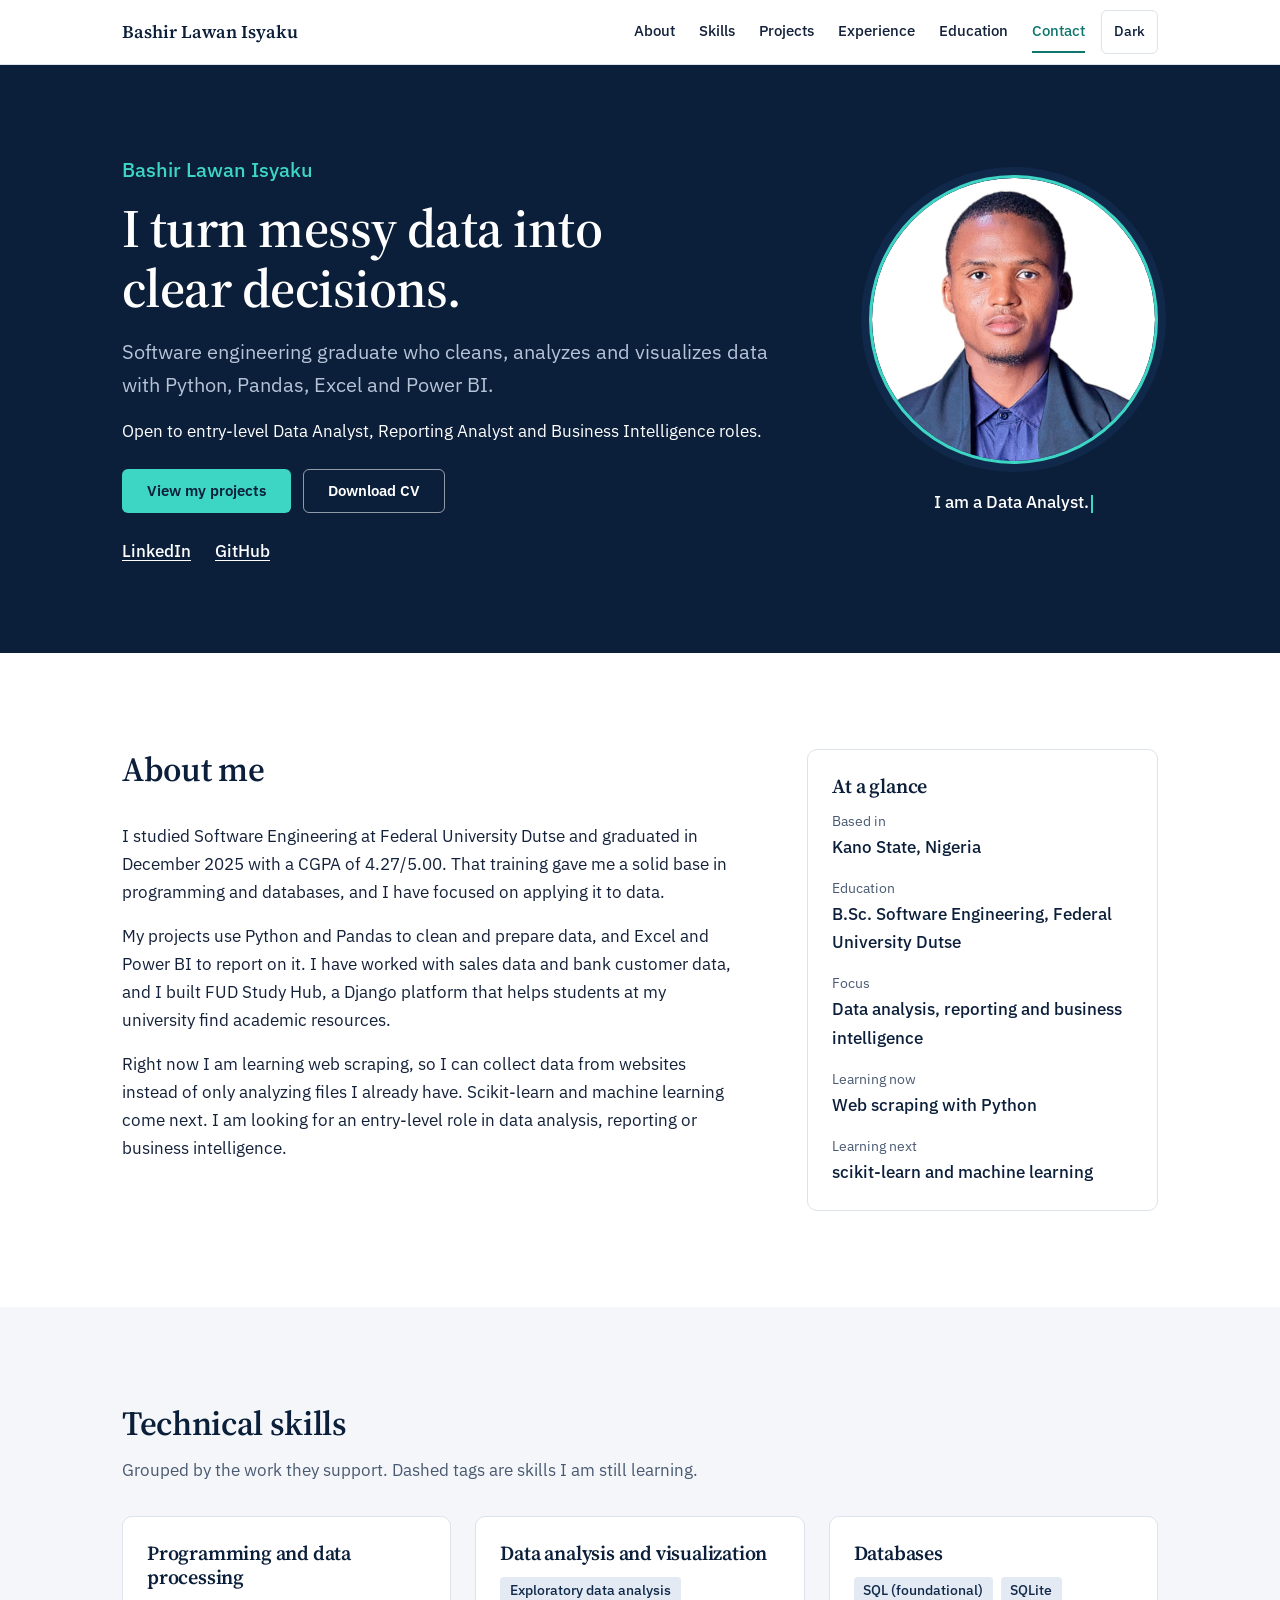
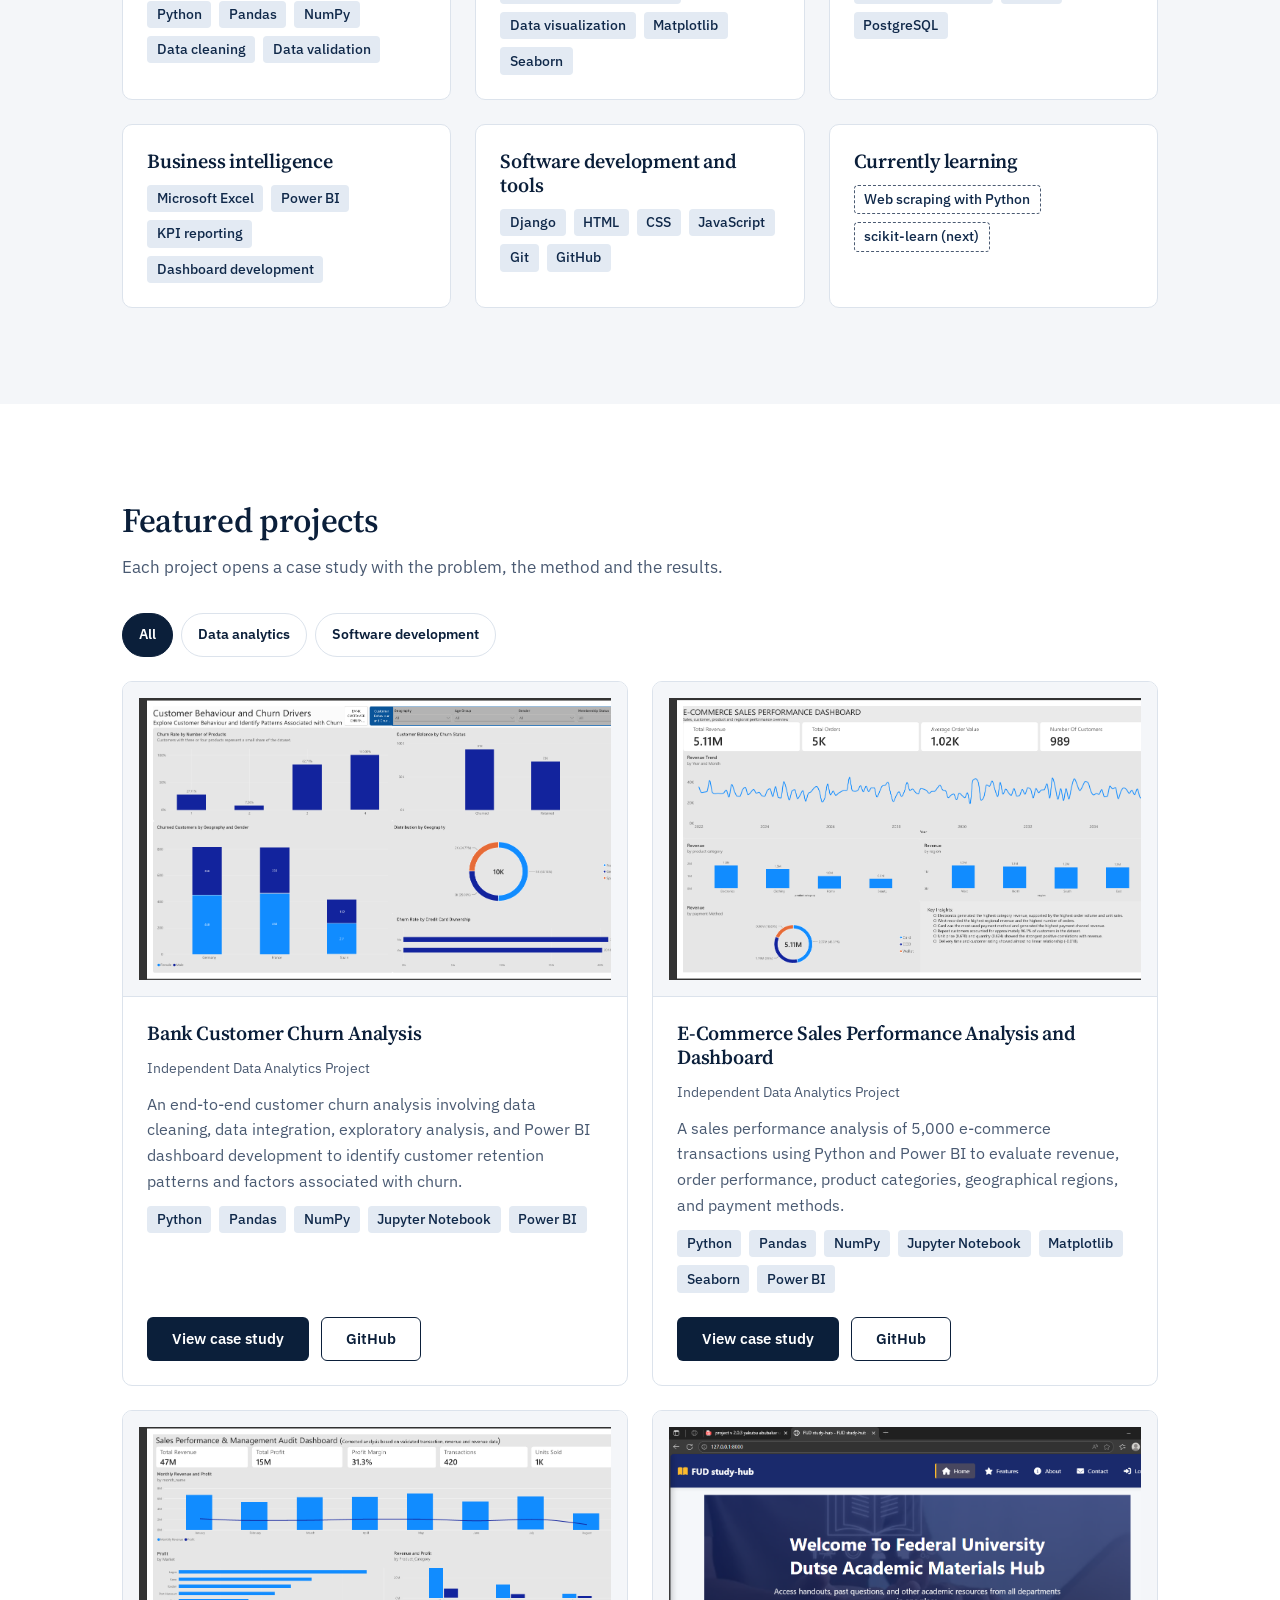
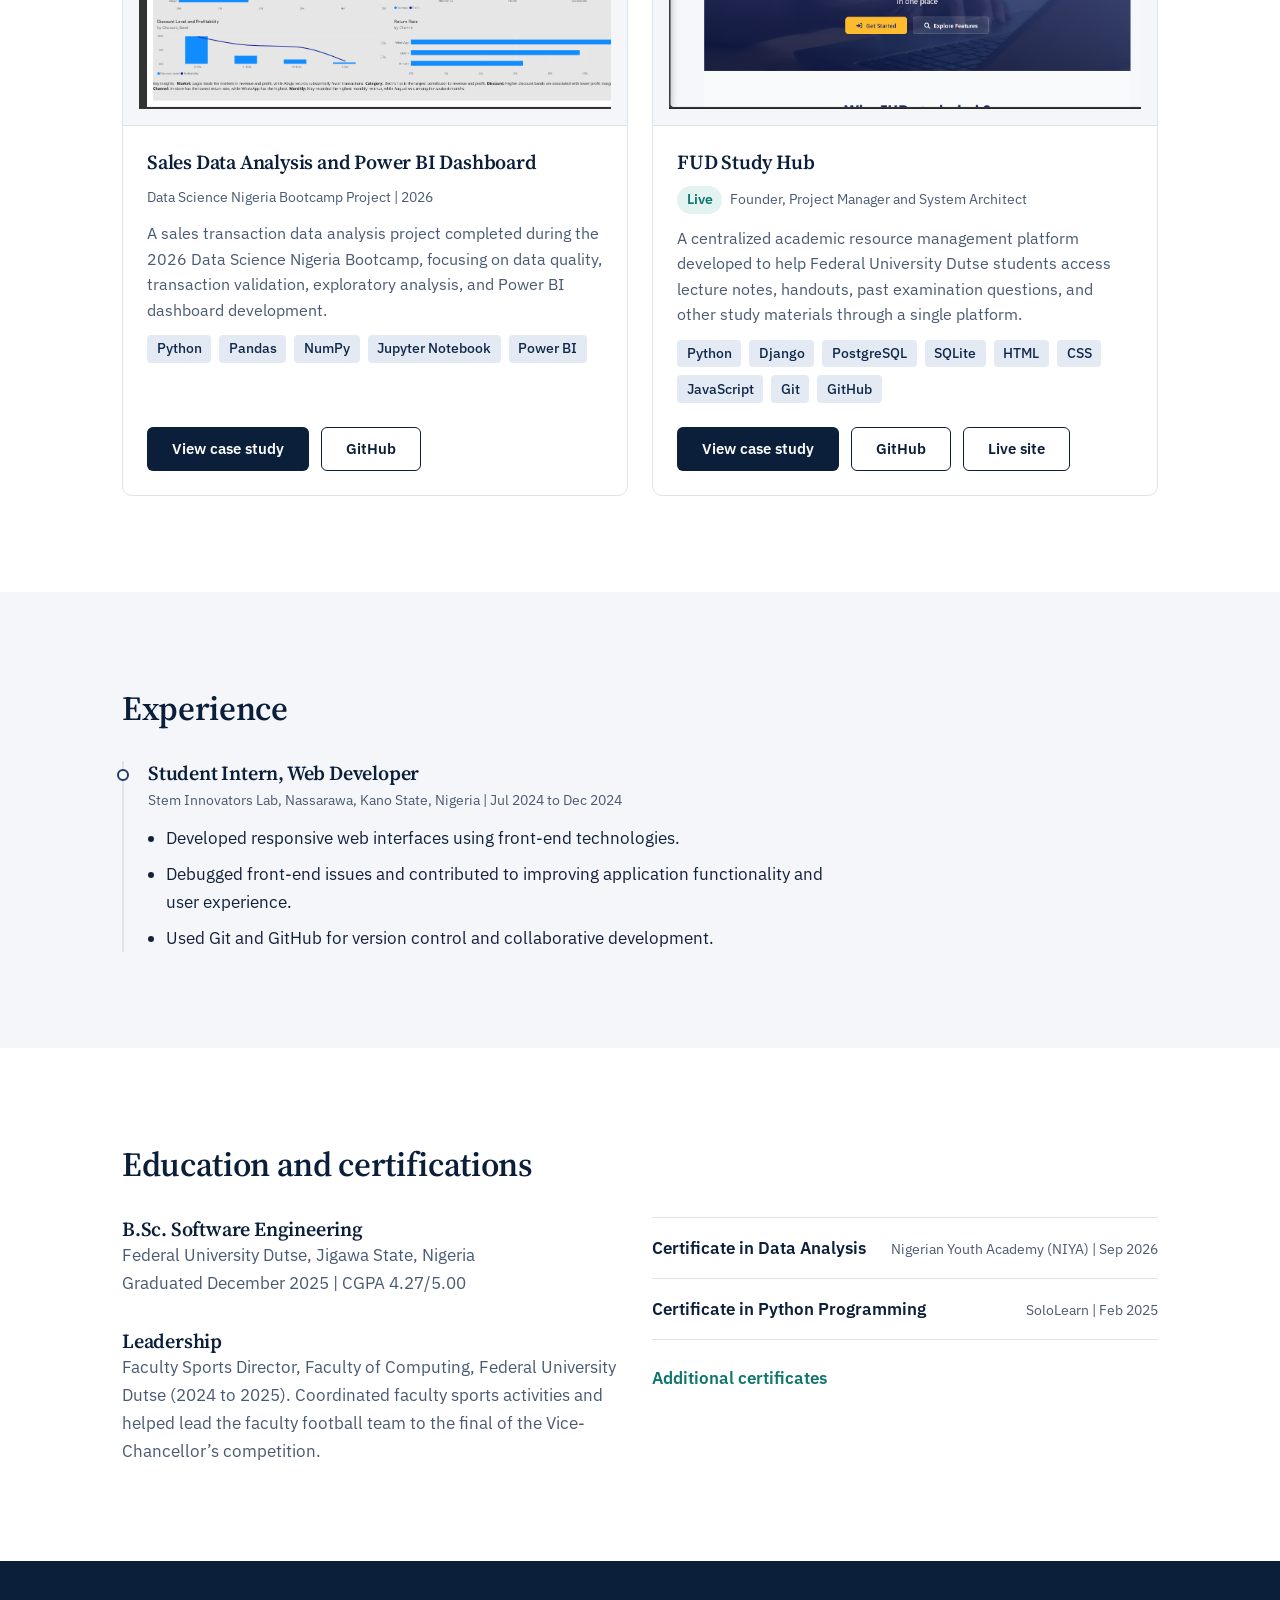
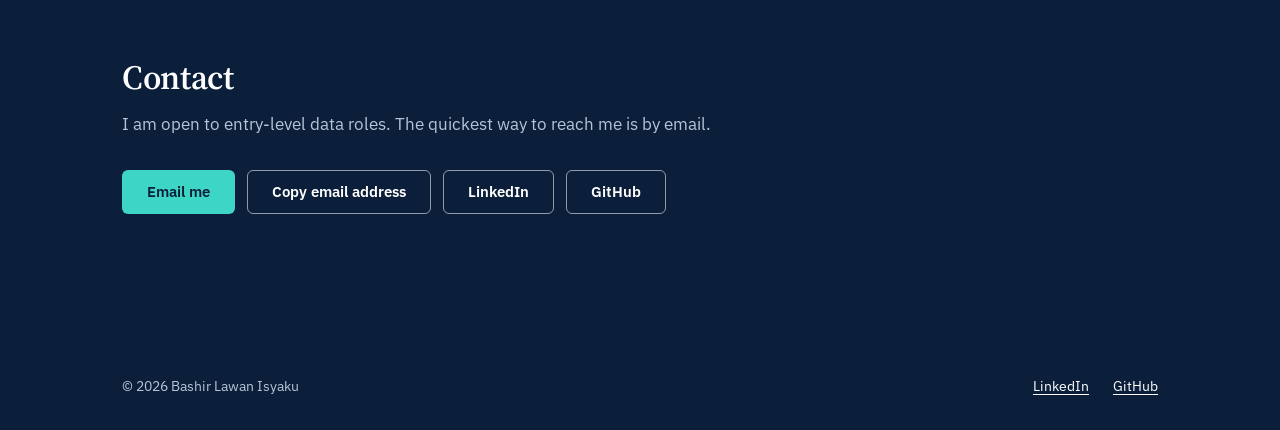
<file: index.html>
<!DOCTYPE html>
<html lang="en" data-theme="light">
<head>
  <meta charset="utf-8">
  <meta name="viewport" content="width=device-width, initial-scale=1">
  <title>Bashir Lawan Isyaku | Data Analyst and Python Developer</title>
  <meta name="description" content="Portfolio of Bashir Lawan Isyaku, a software engineering graduate focused on data analysis with Python, Pandas, Excel and Power BI.">
  <meta property="og:title" content="Bashir Lawan Isyaku | Data Analyst and Python Developer">
  <meta property="og:description" content="Data analysis projects, dashboards and software engineering work.">
  <meta property="og:type" content="website">

  <!-- Runs before the page paints, so there is no flash of the wrong theme -->
  <script>
    document.documentElement.classList.add('js');
    try {
      var saved = localStorage.getItem('theme');
      if (saved === 'dark' || saved === 'light') document.documentElement.setAttribute('data-theme', saved);
      else if (window.matchMedia('(prefers-color-scheme: dark)').matches) document.documentElement.setAttribute('data-theme', 'dark');
    } catch (e) { /* storage unavailable: keep the light theme */ }
  </script>

  <link rel="preconnect" href="https://fonts.googleapis.com">
  <link rel="preconnect" href="https://fonts.gstatic.com" crossorigin>
  <link href="https://fonts.googleapis.com/css2?family=IBM+Plex+Sans:wght@400;500;600&family=Source+Serif+4:wght@600&display=swap" rel="stylesheet">
  <link rel="stylesheet" href="assets/css/base.css">
  <link rel="stylesheet" href="assets/css/layout.css">
  <link rel="stylesheet" href="assets/css/components.css">
  <link rel="stylesheet" href="assets/css/interactions.css">
</head>
<body>
  <a class="skip-link" href="#main">Skip to content</a>

  <header class="site-header">
    <div class="container site-header__inner">
      <a class="brand" href="#top">Bashir Lawan Isyaku</a>
      <div class="header-actions">
        <button class="theme-toggle" type="button" aria-label="Switch to dark theme">Dark</button>
        <button class="nav-toggle" type="button" aria-expanded="false" aria-controls="site-nav">Menu</button>
      </div>
      <nav class="nav" id="site-nav" aria-label="Main" data-open="false">
        <ul class="nav__list">
          <li><a class="nav__link" href="#about">About</a></li>
          <li><a class="nav__link" href="#skills">Skills</a></li>
          <li><a class="nav__link" href="#projects">Projects</a></li>
          <li><a class="nav__link" href="#experience">Experience</a></li>
          <li><a class="nav__link" href="#education">Education</a></li>
          <li><a class="nav__link" href="#contact">Contact</a></li>
        </ul>
      </nav>
    </div>
  </header>

  <main id="main">
    <!-- HERO -->
    <section class="hero on-dark" id="top">
      <div class="container hero__inner">
        <div class="hero__text">
          <p class="hero__name">Bashir Lawan Isyaku</p>
          <h1>I turn messy data into clear decisions.</h1>
          <p class="hero__lead">Software engineering graduate who cleans, analyzes and visualizes data with Python, Pandas, Excel and Power BI.</p>
          <p class="hero__availability">Open to entry-level Data Analyst, Reporting Analyst and Business Intelligence roles.</p>
          <div class="hero__actions">
            <a class="btn btn--light" href="#projects">View my projects</a>
            <a class="btn btn--outline-light" href="assets/docs/Bashir_Lawan_Isyaku_CV.pdf" download>Download CV</a>
          </div>
          <div class="hero__links">
            <a href="https://www.linkedin.com/in/bashir-lawan-isyaku-231a3b282/" rel="noopener">LinkedIn</a>
            <a href="https://github.com/lbash-bk/" rel="noopener">GitHub</a>
          </div>
        </div>

        <div class="hero__photo hero__photo-wrap">
          <!-- Photo: replace the initials with <img src="assets/images/profile/bashir.jpg" alt="Portrait of Bashir Lawan Isyaku">
               (square crop, face centred, at least 600x600 pixels, plain background) -->
          <div class="photo-frame" role="img" aria-label="Profile photo placeholder"><span class="photo-frame__initials"><img src="assets\images\profile\Bashir_Lawan_Isyaku_Profile.png" alt="Portrait of Bashir Lawan Isyaku"></span></div>
          <!-- Typing line: edit the phrases in data-phrases (keep the JSON format) -->
          <p class="hero__typed" aria-label="I am a data analyst, Python developer and software engineering graduate, learning web scraping.">
            <span class="typed" aria-hidden="true" data-phrases='["I am a Data Analyst.","I am a Python Developer.","I am a Software Engineering graduate.","I am learning web scraping.","I am an aspiring Machine Learning Engineer."]'>I am a Data Analyst.</span>
          </p>
        </div>
      </div>
    </section>

    <!-- ABOUT -->
    <section class="section" id="about">
      <div class="container about-grid">
        <div>
          <div class="section__head"><h2>About me</h2></div>
          <p>I studied Software Engineering at Federal University Dutse and graduated in December 2025 with a CGPA of 4.27/5.00. That training gave me a solid base in programming and databases, and I have focused on applying it to data.</p>
          <p>My projects use Python and Pandas to clean and prepare data, and Excel and Power BI to report on it. I have worked with sales data and bank customer data, and I built FUD Study Hub, a Django platform that helps students at my university find academic resources.</p>
          <p>Right now I am learning web scraping, so I can collect data from websites instead of only analyzing files I already have. Scikit-learn and machine learning come next. I am looking for an entry-level role in data analysis, reporting or business intelligence.</p>
        </div>
        <aside class="card reveal" aria-label="At a glance">
          <h3>At a glance</h3>
          <dl class="facts">
            <div><dt>Based in</dt><dd>Kano State, Nigeria</dd></div>
            <div><dt>Education</dt><dd>B.Sc. Software Engineering, Federal University Dutse</dd></div>
            <div><dt>Focus</dt><dd>Data analysis, reporting and business intelligence</dd></div>
            <div><dt>Learning now</dt><dd>Web scraping with Python</dd></div>
            <div><dt>Learning next</dt><dd>scikit-learn and machine learning</dd></div>
          </dl>
        </aside>
      </div>
    </section>

    <!-- SKILLS -->
    <section class="section section--alt" id="skills">
      <div class="container">
        <div class="section__head">
          <h2>Technical skills</h2>
          <p>Grouped by the work they support. Dashed tags are skills I am still learning.</p>
        </div>
        <div class="grid grid--3">
          <article class="card skill-group reveal">
            <h3>Programming and data processing</h3>
            <ul class="tag-list"><li class="tag">Python</li><li class="tag">Pandas</li><li class="tag">NumPy</li><li class="tag">Data cleaning</li><li class="tag">Data validation</li></ul>
          </article>
          <article class="card skill-group reveal">
            <h3>Data analysis and visualization</h3>
            <ul class="tag-list"><li class="tag">Exploratory data analysis</li><li class="tag">Data visualization</li><li class="tag">Matplotlib</li><li class="tag">Seaborn</li></ul>
          </article>
          <article class="card skill-group reveal">
            <h3>Databases</h3>
            <ul class="tag-list"><li class="tag">SQL (foundational)</li><li class="tag">SQLite</li><li class="tag">PostgreSQL</li></ul>
          </article>
          <article class="card skill-group reveal">
            <h3>Business intelligence</h3>
            <ul class="tag-list"><li class="tag">Microsoft Excel</li><li class="tag">Power BI</li><li class="tag">KPI reporting</li><li class="tag">Dashboard development</li></ul>
          </article>
          <article class="card skill-group reveal">
            <h3>Software development and tools</h3>
            <ul class="tag-list"><li class="tag">Django</li><li class="tag">HTML</li><li class="tag">CSS</li><li class="tag">JavaScript</li><li class="tag">Git</li><li class="tag">GitHub</li></ul>
          </article>
          <article class="card skill-group reveal">
            <h3>Currently learning</h3>
            <ul class="tag-list"><li class="tag tag--learning">Web scraping with Python</li><li class="tag tag--learning">scikit-learn (next)</li></ul>
          </article>
        </div>
      </div>
    </section>

    <!-- PROJECTS (cards are created from assets/js/projects.js) -->
    <section class="section" id="projects">
      <div class="container">
        <div class="section__head">
          <h2>Featured projects</h2>
          <p>Each project opens a case study with the problem, the method and the results.</p>
        </div>
        <div class="filter-bar" role="group" aria-label="Filter projects">
          <button class="filter-btn" type="button" data-filter="all" aria-pressed="true">All</button>
          <button class="filter-btn" type="button" data-filter="analytics" aria-pressed="false">Data analytics</button>
          <button class="filter-btn" type="button" data-filter="software" aria-pressed="false">Software development</button>
        </div>
        <div class="grid grid--projects" id="project-grid"></div>
        <noscript><p>Please enable JavaScript to see the project cards, or visit my <a href="https://github.com/lbash-bk/">GitHub profile</a>.</p></noscript>
      </div>
    </section>

    <!-- EXPERIENCE -->
    <section class="section section--alt" id="experience">
      <div class="container">
        <div class="section__head"><h2>Experience</h2></div>
        <div class="timeline">
          <article class="timeline__item reveal">
            <h3 class="timeline__title">Student Intern, Web Developer</h3>
            <p class="timeline__meta">Stem Innovators Lab, Nassarawa, Kano State, Nigeria | Jul 2024 to Dec 2024</p>
            <ul class="timeline__list">
              <li>Developed responsive web interfaces using front-end technologies.</li>
              <li>Debugged front-end issues and contributed to improving application functionality and user experience.</li>
              <li>Used Git and GitHub for version control and collaborative development.</li>
            </ul>
          </article>
        </div>
      </div>
    </section>

    <!-- EDUCATION AND CERTIFICATIONS -->
    <section class="section" id="education">
      <div class="container">
        <div class="section__head"><h2>Education and certifications</h2></div>
        <div class="grid grid--2">
          <div>
            <h3>B.Sc. Software Engineering</h3>
            <p style="color: var(--ink-muted)">Federal University Dutse, Jigawa State, Nigeria<br>Graduated December 2025 | CGPA 4.27/5.00</p>
            <h3 style="margin-top: var(--space-6)">Leadership</h3>
            <p style="color: var(--ink-muted)">Faculty Sports Director, Faculty of Computing, Federal University Dutse (2024 to 2025). Coordinated faculty sports activities and helped lead the faculty football team to the final of the Vice-Chancellor&rsquo;s competition.</p>
          </div>
          <div>
            <ul class="cert-list">
              <li class="cert-list__item"><span class="cert-list__name">Certificate in Data Analysis</span><span class="cert-list__meta">Nigerian Youth Academy (NIYA) | Sep 2026</span></li>
              <li class="cert-list__item"><span class="cert-list__name">Certificate in Python Programming</span><span class="cert-list__meta">SoloLearn | Feb 2025</span></li>
            </ul>
            <details class="more">
              <summary>Additional certificates</summary>
              <ul class="cert-list">
                <li class="cert-list__item"><span class="cert-list__name">Certificate in HTML</span><span class="cert-list__meta">SoloLearn | Apr 2022</span></li>
                <li class="cert-list__item"><span class="cert-list__name">Certificate in Cyber Security (Cisco Packet Tracer / Networking)</span><span class="cert-list__meta">Al-Hikmah CBT Center, Birnin Kudu | 2022</span></li>
                <li class="cert-list__item"><span class="cert-list__name">Certificate in Data Processing</span><span class="cert-list__meta">IT Unit, Federal Medical Center, Birnin Kudu | 2021</span></li>
                <li class="cert-list__item"><span class="cert-list__name">Certificate of Participation, NACOS National Summit</span><span class="cert-list__meta">10 to 13 October 2023</span></li>
              </ul>
            </details>
          </div>
        </div>
      </div>
    </section>

    <!-- CONTACT -->
    <section class="section section--dark on-dark" id="contact">
      <div class="container">
        <div class="section__head">
          <h2 style="color: var(--on-dark)">Contact</h2>
          <p style="color: var(--on-dark-muted)">I am open to entry-level data roles. The quickest way to reach me is by email.</p>
        </div>
        <div class="contact-actions">
          <a class="btn btn--light" href="mailto:blawanbkd@gmail.com">Email me</a>
          <button class="btn btn--outline-light" type="button" data-copy-email="blawanbkd@gmail.com">Copy email address</button>
          <a class="btn btn--outline-light" href="https://www.linkedin.com/in/bashir-lawan-isyaku-231a3b282/" rel="noopener">LinkedIn</a>
          <a class="btn btn--outline-light" href="https://github.com/lbash-bk/" rel="noopener">GitHub</a>
        </div>
        <p class="copy-status" role="status" aria-live="polite"></p>
      </div>
    </section>
  </main>

  <footer class="site-footer on-dark">
    <div class="container site-footer__inner">
      <p>&copy; 2026 Bashir Lawan Isyaku</p>
      <div class="site-footer__links">
        <a href="https://www.linkedin.com/in/bashir-lawan-isyaku-231a3b282/" rel="noopener">LinkedIn</a>
        <a href="https://github.com/lbash-bk/" rel="noopener">GitHub</a>
      </div>
    </div>
  </footer>

  <button class="to-top" type="button" aria-label="Back to top">Top</button>

  <script src="assets/js/projects.js" defer></script>
  <script src="assets/js/main.js" defer></script>
</body>
</html>
</file>
<file: assets/css/base.css>
/* ==========================================================================
   base.css: design tokens, reset, typography, accessibility defaults
   Edit colours, fonts and spacing HERE and the whole site follows.
   ========================================================================== */

:root {
  /* Colour: navy + white, one teal accent */
  --navy-900: #0b1f3a;   /* hero, footer, headings on dark */
  --navy-800: #10294a;
  --navy-700: #1c3c68;
  --navy-100: #e3eaf3;   /* tag background */

  --ink: #14213a;        /* body text on light */
  --ink-muted: #4a5a72;  /* secondary text on light (6.9:1 on white) */
  --on-dark: #ffffff;
  --on-dark-muted: #b7c4d8; /* secondary text on navy (about 9:1) */

  --paper: #ffffff;
  --paper-alt: #f4f6f9;  /* alternate section background */
  --line: #dce3ec;       /* borders */

  --accent: #0f766e;         /* links and focus on light (5.5:1) */
  --accent-soft: #e2f3f1;
  --accent-bright: #3dd5c3;  /* buttons and focus on navy */
  --amber-ink: #7a4b00;      /* "in progress" badge text */
  --amber-soft: #fff1d6;

  /* Typography */
  --font-heading: "Source Serif 4", Georgia, "Times New Roman", serif;
  --font-body: "IBM Plex Sans", system-ui, -apple-system, "Segoe UI", Roboto, Arial, sans-serif;

  --text-sm: 0.875rem;
  --text-base: 1.0625rem;
  --text-lg: 1.25rem;
  --h3: 1.25rem;
  --h2: clamp(1.625rem, 3.2vw, 2.125rem);
  --h1: clamp(2.125rem, 5.2vw, 3.375rem);

  /* Spacing (4px base) */
  --space-1: 0.25rem;
  --space-2: 0.5rem;
  --space-3: 0.75rem;
  --space-4: 1rem;
  --space-5: 1.5rem;
  --space-6: 2rem;
  --space-7: 3rem;
  --space-8: 4.5rem;

  /* Shape: different radii for different jobs */
  --radius-tag: 4px;
  --radius-btn: 6px;
  --radius-card: 10px;

  --container: 1100px;
  --measure: 68ch; /* comfortable line length for paragraphs */

  /* Semantic tokens (these change in dark mode) */
  --heading: var(--navy-900);
  --tag-bg: var(--navy-100);
  --tag-ink: var(--navy-800);
  --btn-bg: var(--navy-900);
  --btn-ink: #ffffff;
  --btn-bg-hover: var(--navy-700);
  --link-hover: var(--navy-700);
}

/* Dark theme: toggled by the button in the header (data-theme on <html>) */
:root[data-theme="dark"] {
  --paper: #0b1626;
  --paper-alt: #0f1d31;
  --line: #22385a;
  --ink: #e4ebf5;
  --ink-muted: #a3b3ca;
  --accent: #3dd5c3;
  --accent-soft: #10302f;
  --amber-ink: #ffd58a;
  --amber-soft: #3a2c0d;
  --heading: #ffffff;
  --tag-bg: #1b2f4f;
  --tag-ink: #d9e4f4;
  --btn-bg: #3dd5c3;
  --btn-ink: #0b1f3a;
  --btn-bg-hover: #7ae6d9;
  --link-hover: #7ae6d9;
  color-scheme: dark;
}

/* Reset */
*, *::before, *::after { box-sizing: border-box; }
html { -webkit-text-size-adjust: 100%; scroll-behavior: smooth; scroll-padding-top: 5rem; }
body {
  margin: 0;
  font-family: var(--font-body);
  font-size: var(--text-base);
  line-height: 1.65;
  color: var(--ink);
  background: var(--paper);
  -webkit-font-smoothing: antialiased;
}
img, svg { max-width: 100%; display: block; }
ul, ol { margin: 0; padding: 0; list-style: none; }
h1, h2, h3, h4, p, figure, dl, dd { margin: 0; }

/* Headings */
h1, h2, h3 {
  font-family: var(--font-heading);
  font-weight: 600;
  line-height: 1.2;
  color: var(--heading);
  letter-spacing: -0.01em;
}
h1 { font-size: var(--h1); line-height: 1.12; }
h2 { font-size: var(--h2); }
h3 { font-size: var(--h3); }

p { max-width: var(--measure); }
p + p { margin-top: var(--space-4); }

a { color: var(--accent); text-underline-offset: 3px; }
a:hover { color: var(--link-hover); }

/* Accessibility */
:focus-visible { outline: 3px solid var(--accent); outline-offset: 3px; border-radius: 2px; }
.on-dark :focus-visible { outline-color: var(--accent-bright); }

.visually-hidden {
  position: absolute; width: 1px; height: 1px; margin: -1px; padding: 0;
  overflow: hidden; clip: rect(0 0 0 0); white-space: nowrap; border: 0;
}
.skip-link {
  position: absolute; left: var(--space-4); top: -4rem;
  background: var(--navy-900); color: var(--on-dark);
  padding: var(--space-3) var(--space-4); border-radius: var(--radius-btn); z-index: 100;
}
.skip-link:focus { top: var(--space-4); }

@media (prefers-reduced-motion: reduce) {
  html { scroll-behavior: auto; }
  *, *::before, *::after { transition: none !important; animation: none !important; }
}
</file>
<file: assets/css/layout.css>
/* ==========================================================================
   layout.css: page structure (container, sections, header, hero, footer)
   ========================================================================== */

.container {
  width: 100%;
  max-width: var(--container);
  margin-inline: auto;
  padding-inline: clamp(1.25rem, 4vw, 2rem);
}

/* Sections: spacing lives ONLY in .section; modifiers change colour only */
.section { padding-block: clamp(3.5rem, 8vw, 6rem); }
.section--alt { background: var(--paper-alt); }
.section--dark { background: var(--navy-900); color: var(--on-dark); }

.section__head { margin-bottom: var(--space-6); }
.section__head h2 { margin-bottom: var(--space-3); }
.section__head p { color: var(--ink-muted); }

/* Grids */
.grid { display: grid; gap: var(--space-5); }
.grid--2 { grid-template-columns: repeat(auto-fit, minmax(min(100%, 320px), 1fr)); }
.grid--3 { grid-template-columns: repeat(auto-fit, minmax(min(100%, 300px), 1fr)); }

/* ---------- Header and navigation ---------- */
.site-header {
  position: sticky; top: 0; z-index: 50;
  background: var(--paper);
  border-bottom: 1px solid var(--line);
}
.site-header__inner {
  display: flex; align-items: center; justify-content: space-between;
  min-height: 4rem;
}
.brand {
  font-family: var(--font-heading); font-weight: 600; font-size: 1.125rem;
  color: var(--heading); text-decoration: none;
}
.brand:hover { color: var(--heading); }

.nav-toggle {
  display: inline-flex; align-items: center; gap: var(--space-2);
  min-height: 44px; padding: 0 var(--space-4);
  font: inherit; font-size: var(--text-sm); font-weight: 500;
  color: var(--heading); background: transparent;
  border: 1px solid var(--line); border-radius: var(--radius-btn); cursor: pointer;
}

.nav { display: none; width: 100%; }
.nav[data-open="true"] { display: block; }
.site-header__inner { flex-wrap: wrap; }
.nav__list { display: flex; flex-direction: column; padding-block: var(--space-3) var(--space-4); }
.nav__link {
  display: block; padding: var(--space-3) 0; min-height: 44px;
  color: var(--ink); text-decoration: none; font-weight: 500;
  border-top: 1px solid var(--line);
}
.nav__link:hover { color: var(--accent); }
.nav__link[aria-current="page"], .nav__link[aria-current="true"] { color: var(--accent); }

@media (min-width: 52rem) {
  .nav-toggle { display: none; }
  .nav { display: block; width: auto; }
  .nav__list { flex-direction: row; gap: var(--space-5); padding: 0; }
  .nav__link { border-top: 0; padding: var(--space-2) 0; min-height: 0; font-size: 0.9375rem; }
}

/* ---------- Hero ---------- */
.hero {
  background: var(--navy-900);
  color: var(--on-dark);
  padding-block: clamp(2.5rem, 7vw, 5.5rem);
}
.hero__inner { display: grid; gap: var(--space-6); align-items: center; }
.hero__photo { order: -1; width: min(58%, 200px); margin-inline: auto; }
.hero h1 { color: var(--on-dark); margin-bottom: var(--space-4); max-width: 18ch; }
.hero__name { font-size: var(--text-lg); color: var(--accent-bright); font-weight: 500; margin-bottom: var(--space-3); }
.hero__lead { color: var(--on-dark-muted); font-size: var(--text-lg); margin-bottom: var(--space-4); }
.hero__availability { color: var(--on-dark); font-size: var(--text-base); margin-bottom: var(--space-5); }
.hero__actions { display: flex; flex-wrap: wrap; gap: var(--space-3); margin-bottom: var(--space-5); }
.hero__links { display: flex; gap: var(--space-5); }
.hero__links a { color: var(--on-dark); font-weight: 500; }
.hero__links a:hover { color: var(--accent-bright); }

@media (min-width: 52rem) {
  .hero__inner { grid-template-columns: 1.4fr 0.6fr; gap: var(--space-8); }
  .hero__photo { order: 0; width: min(100%, 300px); }
}

/* Profile photo: circular with a thin accent ring.
   Replace the initials with <img src="..." alt="..."> inside .photo-frame when you have a photo. */
.photo-frame {
  aspect-ratio: 1 / 1; width: 100%;
  display: grid; place-items: center;
  border-radius: 50%;
  border: 3px solid var(--accent-bright);
  box-shadow: 0 0 0 8px var(--navy-800);
  background: var(--navy-700);
  color: var(--on-dark); overflow: hidden;
}
.photo-frame__initials { font-family: var(--font-heading); font-size: clamp(2.5rem, 8vw, 4rem); font-weight: 600; letter-spacing: 0.04em; }
.photo-frame img { width: 100%; height: 100%; object-fit: cover; object-position: center 20%; border-radius: 50%; }

/* ---------- Footer ---------- */
.site-footer { background: var(--navy-900); color: var(--on-dark-muted); padding-block: var(--space-6); font-size: var(--text-sm); }
.site-footer__inner { display: flex; flex-wrap: wrap; gap: var(--space-4); justify-content: space-between; }
.site-footer a { color: var(--on-dark); }
.site-footer a:hover { color: var(--accent-bright); }
.site-footer__links { display: flex; gap: var(--space-5); }
</file>
<file: assets/css/components.css>
/* ==========================================================================
   components.css: reusable pieces (buttons, tags, cards, timeline, etc.)
   ========================================================================== */

/* ---------- Buttons ---------- */
.btn {
  display: inline-flex; align-items: center; justify-content: center;
  min-height: 44px; padding: 0 var(--space-5);
  font: inherit; font-weight: 600; font-size: 0.9375rem; line-height: 1;
  text-decoration: none; cursor: pointer;
  border: 1px solid transparent; border-radius: var(--radius-btn);
  transition: background-color 0.15s ease, border-color 0.15s ease, color 0.15s ease;
}
/* On light backgrounds */
.btn--primary { background: var(--btn-bg); color: var(--btn-ink); }
.btn--primary:hover { background: var(--btn-bg-hover); color: var(--btn-ink); }
.btn--secondary { background: transparent; color: var(--heading); border-color: var(--heading); }
.btn--secondary:hover { background: var(--tag-bg); color: var(--heading); }
/* On navy backgrounds (hero) */
.btn--light { background: var(--accent-bright); color: var(--navy-900); }
.btn--light:hover { background: #7ae6d9; color: var(--navy-900); }
.btn--outline-light { background: transparent; color: var(--on-dark); border-color: rgba(255, 255, 255, 0.55); }
.btn--outline-light:hover { background: rgba(255, 255, 255, 0.1); color: var(--on-dark); }

/* ---------- Tags and badges ---------- */
.tag-list { display: flex; flex-wrap: wrap; gap: var(--space-2); }
.tag {
  display: inline-block; padding: 0.2rem 0.6rem;
  font-size: var(--text-sm); line-height: 1.5; font-weight: 500;
  color: var(--tag-ink); background: var(--tag-bg);
  border-radius: var(--radius-tag);
}
/* A skill you are still learning: dashed outline instead of fill */
.tag--learning { background: transparent; border: 1px dashed var(--ink-muted); }

.badge {
  display: inline-block; padding: 0.15rem 0.6rem;
  font-size: var(--text-sm); font-weight: 600; border-radius: 999px;
}
.badge--progress { color: var(--amber-ink); background: var(--amber-soft); }
.badge--live { color: var(--accent); background: var(--accent-soft); }

/* ---------- Generic card ---------- */
.card {
  background: var(--paper);
  border: 1px solid var(--line);
  border-radius: var(--radius-card);
  padding: var(--space-5);
}
.card h3 { margin-bottom: var(--space-3); }

/* Skill group = card with a heading and tags */
.skill-group .tag-list { margin-top: var(--space-3); }

/* ---------- Project card ---------- */
.project-card {
  display: flex; flex-direction: column;
  background: var(--paper);
  border: 1px solid var(--line);
  border-radius: var(--radius-card);
  overflow: hidden;
  transition: border-color 0.15s ease;
}
.project-card:hover, .project-card:focus-within { border-color: var(--navy-700); }
.project-card__thumb {
  aspect-ratio: 16 / 10; background: var(--paper-alt);
  border-bottom: 1px solid var(--line);
  display: grid; place-items: center; text-align: center;
  padding: var(--space-4); color: var(--ink-muted); font-size: var(--text-sm);
}
.project-card__thumb img { width: 100%; height: 100%; object-fit: cover; object-position: top left; }
.project-card__body { display: flex; flex-direction: column; gap: var(--space-3); padding: var(--space-5); flex: 1; }
.project-card__meta { display: flex; flex-wrap: wrap; gap: var(--space-2); align-items: center; font-size: var(--text-sm); color: var(--ink-muted); }
.project-card__summary { color: var(--ink-muted); font-size: 0.9688rem; }
.project-card__actions { display: flex; flex-wrap: wrap; gap: var(--space-3); margin-top: auto; padding-top: var(--space-3); }

/* ---------- Experience / education entries (a real sequence) ---------- */
.timeline { border-left: 2px solid var(--line); padding-left: var(--space-5); display: grid; gap: var(--space-6); }
.timeline__item { position: relative; }
.timeline__item::before {
  content: ""; position: absolute; left: calc(-1 * var(--space-5) - 7px); top: 0.55rem;
  width: 12px; height: 12px; border-radius: 50%;
  background: var(--paper); border: 2px solid var(--navy-700);
}
.timeline__title { margin-bottom: var(--space-1); }
.timeline__meta { color: var(--ink-muted); font-size: var(--text-sm); margin-bottom: var(--space-3); }
.timeline__list { display: grid; gap: var(--space-2); padding-left: 1.1rem; list-style: disc; max-width: var(--measure); }

/* ---------- Certificates ---------- */
.cert-list { display: grid; gap: 0; border-top: 1px solid var(--line); }
.cert-list__item {
  display: grid; gap: var(--space-1);
  padding: var(--space-4) 0; border-bottom: 1px solid var(--line);
}
.cert-list__name { font-weight: 600; color: var(--heading); }
.cert-list__meta { color: var(--ink-muted); font-size: var(--text-sm); }
@media (min-width: 40rem) {
  .cert-list__item { grid-template-columns: 1fr auto; align-items: baseline; gap: var(--space-5); }
}

/* ---------- Case-study helpers ---------- */
.case-meta {
  display: grid; gap: var(--space-4);
  grid-template-columns: repeat(auto-fit, minmax(160px, 1fr));
  padding: var(--space-5); background: var(--paper-alt);
  border: 1px solid var(--line); border-radius: var(--radius-card);
}
.case-meta dt { font-size: var(--text-sm); color: var(--ink-muted); }
.case-meta dd { font-weight: 600; color: var(--heading); }

.callout {
  border-left: 4px solid var(--accent);
  background: var(--accent-soft);
  padding: var(--space-4) var(--space-5);
  border-radius: 0 var(--radius-btn) var(--radius-btn) 0;
}
.placeholder-note {
  border: 1px dashed var(--ink-muted); border-radius: var(--radius-card);
  padding: var(--space-5); color: var(--ink-muted); font-size: var(--text-sm);
}
</file>
<file: assets/css/interactions.css>
/* ==========================================================================
   interactions.css: styles for the dynamic features (see main.js)
   ========================================================================== */

/* Header controls */
.header-actions { display: flex; align-items: center; gap: var(--space-2); }
.theme-toggle {
  min-height: 44px; min-width: 44px; padding: 0 var(--space-3);
  font: inherit; font-size: var(--text-sm); font-weight: 500;
  color: var(--heading); background: transparent;
  border: 1px solid var(--line); border-radius: var(--radius-btn); cursor: pointer;
}
.theme-toggle:hover { border-color: var(--ink-muted); }

/* Active section link in the navigation (set by scrollspy) */
@media (min-width: 52rem) {
  .nav__link { border-bottom: 2px solid transparent; }
  .nav__link[aria-current="true"] { border-bottom-color: var(--accent); }
}

/* Typing line under the profile photo */
.hero__photo-wrap { display: grid; gap: var(--space-5); justify-items: stretch; }
.hero__typed {
  min-height: 3.2em; /* reserves two lines so the layout never jumps */
  font-size: var(--text-base); font-weight: 500; color: var(--on-dark);
  text-align: center;
}
.typed::after {
  content: ""; display: inline-block; width: 2px; height: 1.1em;
  margin-left: 2px; vertical-align: text-bottom;
  background: var(--accent-bright); animation: blink 1s steps(1) infinite;
}
@keyframes blink { 50% { opacity: 0; } }

/* Scroll reveal: only when JavaScript is running, and only once per element */
.js .reveal { opacity: 0; transform: translateY(10px); transition: opacity 0.45s ease, transform 0.45s ease; }
.js .reveal.is-visible { opacity: 1; transform: none; }

/* Project filter */
.filter-bar { display: flex; flex-wrap: wrap; gap: var(--space-2); margin-bottom: var(--space-5); }
.filter-btn {
  min-height: 44px; padding: 0 var(--space-4);
  font: inherit; font-size: var(--text-sm); font-weight: 600;
  color: var(--heading); background: transparent;
  border: 1px solid var(--line); border-radius: 999px; cursor: pointer;
}
.filter-btn:hover { border-color: var(--ink-muted); }
.filter-btn[aria-pressed="true"] { background: var(--btn-bg); color: var(--btn-ink); border-color: var(--btn-bg); }
.project-card[hidden] { display: none; }

/* About: two columns on wide screens */
.about-grid { display: grid; gap: var(--space-6); }
@media (min-width: 52rem) { .about-grid { grid-template-columns: 1.4fr 0.8fr; gap: var(--space-8); } }
.facts { display: grid; gap: var(--space-4); }
.facts dt { font-size: var(--text-sm); color: var(--ink-muted); }
.facts dd { font-weight: 500; color: var(--heading); }

/* Additional certificates (collapsible) */
.more { margin-top: var(--space-4); }
.more summary {
  cursor: pointer; font-weight: 600; color: var(--accent);
  min-height: 44px; display: flex; align-items: center;
}
.more .cert-list { border-top: 0; }

/* Contact */
.contact-actions { display: flex; flex-wrap: wrap; gap: var(--space-3); }
.copy-status { color: var(--on-dark-muted); font-size: var(--text-sm); margin-top: var(--space-3); min-height: 1.5em; }

/* Back to top */
.to-top {
  position: fixed; right: var(--space-4); bottom: var(--space-4); z-index: 40;
  min-height: 44px; min-width: 44px; padding: 0 var(--space-4);
  font: inherit; font-size: var(--text-sm); font-weight: 600;
  color: var(--btn-ink); background: var(--btn-bg);
  border: 0; border-radius: 999px; cursor: pointer;
  opacity: 0; pointer-events: none; transition: opacity 0.2s ease;
}
.to-top.is-shown { opacity: 1; pointer-events: auto; }

/* Case-study page */
.case-hero { background: var(--navy-900); color: var(--on-dark); padding-block: clamp(2.5rem, 6vw, 4rem); }
.case-hero h1 { color: var(--on-dark); margin-bottom: var(--space-3); max-width: 24ch; }
.case-hero p { color: var(--on-dark-muted); font-size: var(--text-lg); }
.case-hero a.back { display: inline-block; margin-bottom: var(--space-4); color: var(--on-dark); font-size: var(--text-sm); }
.case-hero .project-card__actions { padding-top: var(--space-5); }
.case-section { margin-top: var(--space-7); }
.case-section h2 { margin-bottom: var(--space-4); }
.case-section ul { display: grid; gap: var(--space-2); padding-left: 1.1rem; list-style: disc; max-width: var(--measure); }
.case-nav { display: flex; flex-wrap: wrap; justify-content: space-between; gap: var(--space-4); margin-top: var(--space-8); padding-top: var(--space-5); border-top: 1px solid var(--line); }

/* Project grid: 2 columns so four cards form a tidy 2x2 */
.grid--projects { grid-template-columns: 1fr; }
@media (min-width: 40rem) { .grid--projects { grid-template-columns: repeat(2, 1fr); } }

/* Header: brand left, navigation and theme button grouped on the right (desktop) */
@media (min-width: 52rem) {
  .nav { order: 2; margin-left: auto; margin-right: var(--space-4); }
  .header-actions { order: 3; }
}

/* Screenshots on case-study pages */
.case-section figure img { width: 100%; height: auto; border: 1px solid var(--line); border-radius: var(--radius-card); }
.case-section figcaption { margin-top: var(--space-2); color: var(--ink-muted); font-size: var(--text-sm); }
</file>
